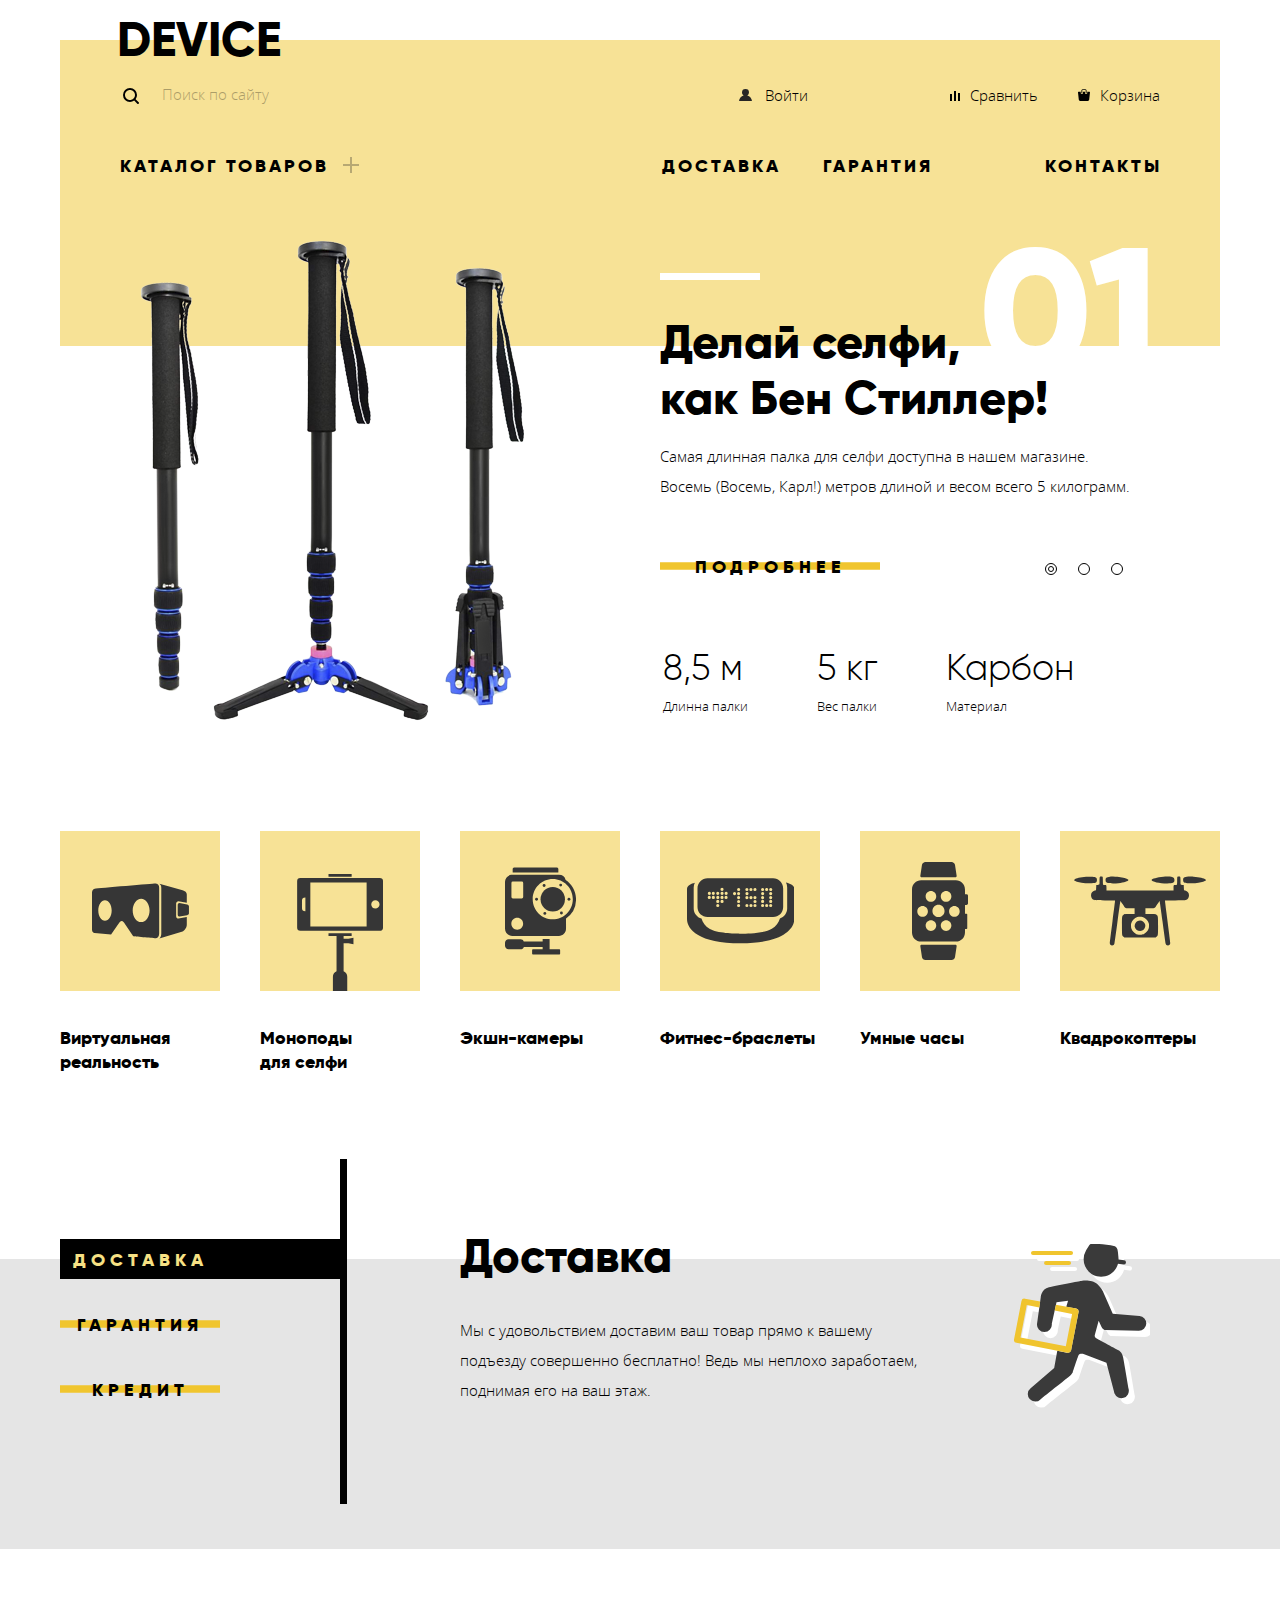
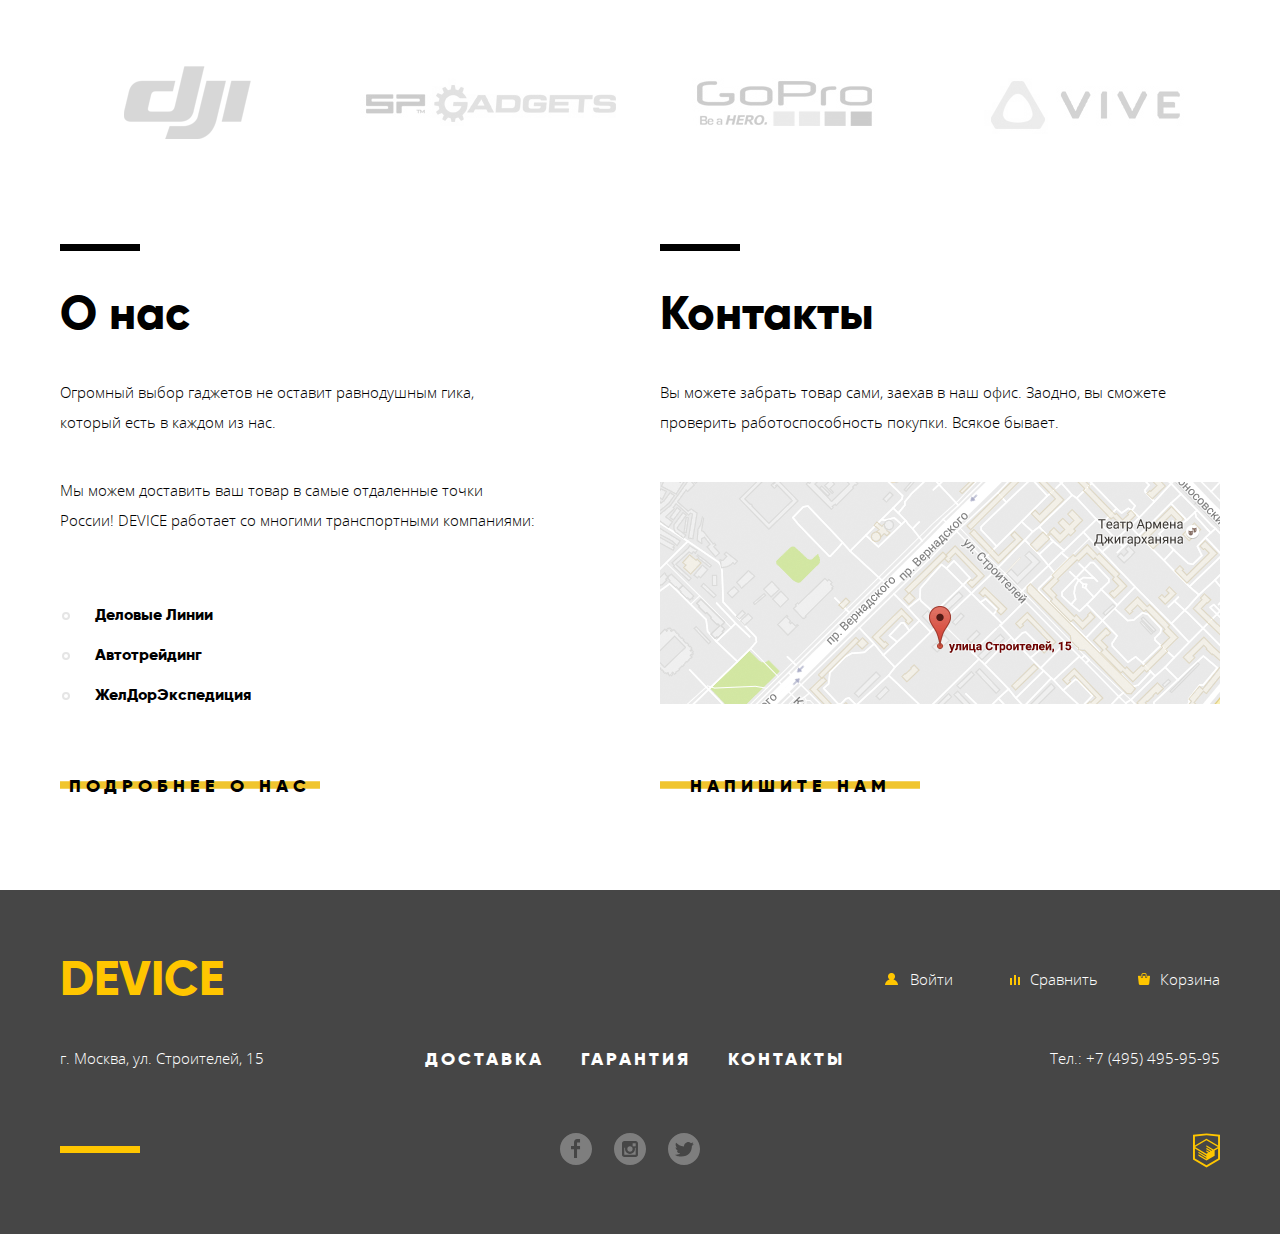
<file: index.html>
<!DOCTYPE html>
<html lang="ru">
    <head>
        <meta charset="utf-8">
        <title>Device</title>
        <link href="css/normalize.css" rel="stylesheet">
        <link href="css/style.css" rel="stylesheet">
    </head>

    <body>
        <header class="main-header">
            <nav class="main-navigation">

                
                <a href="#" class="main-logo header-logo">DEVICE</a>
                
                <div class="user-block header-user-block">
                    <form class="main-search-form">
                        <input type="search" placeholder="Поиск по сайту">
                        <button class="search-btn" type="submit">Найти</button>
                    </form>

                    <ul class="login-navigation-list">
                        <li class="user-name user-name-guest">
                            <a href="#">Гость</a>
                        </li>
                        <li class="user-action user-action-guest">
                            <a href="#">Войти</a>
                        </li>
                    </ul>

                    <ul class="customer-navigation-list">
                        <li class="customer-action-item">
                            <a href="#" class="compare-link"> Сравнить</a>
                        </li>
                        <li class="customer-action-item">
                            <a href="#" class="cart-link">Корзина</a>
                        </li>
                    </ul>
                </div>
                
                
                <ul class="seller-info-list header-seller-info">
                    <li class="seller-info-item seller-info-item-catalog">
                        <a href="#" class="seller-info-header">Каталог товаров</a>
                        <div class="main-products-category-navigation">
                            <ul class="products-category-list">
                                <li class="products-category-item">
                                    <ul class="products-group-list">
                                        <li class="products-group-item">
                                            <a href="#">Виртуальная реальность</a>
                                        </li>
                                        <li class="products-group-item">
                                            <a href="catalog.html">Моноподы для селфи</a>
                                        </li>
                                        <li class="products-group-item">
                                            <a href="#">Экшн-камеры</a>
                                        </li>
                                    </ul>
                                </li>
                                <li class="products-category-item">
                                    <ul class="products-group-list">
                                        <li class="products-group-item">
                                            <a href="#">Фитнес-браслеты</a>
                                        </li>
                                        <li class="products-group-item">
                                            <a href="#">Умные часы</a>
                                        </li>
                                    </ul>
                                </li>
                                <li class="products-category-item">
                                    <ul class="products-group-list">
                                        <li class="products-group-item">
                                            <a href="#">Квадрокоптеры</a>
                                        </li>
                                    </ul>
                                </li>
                            </ul>
                        </div>
                    </li>
                    <li class="seller-info-item seller-info-item-delivery">
                        <a class="seller-info-header" href="#">Доставка</a>
                    </li>
                    <li class="seller-info-item">
                        <a class="seller-info-header" href="#">Гарантия</a>
                    </li>
                    <li class="seller-info-item seller-info-item-contacts">
                        <a class="seller-info-header" href="#">Контакты</a>
                    </li>
                </ul>
            </nav>
        </header>

        <main>
            <h1 class="visually-hidden">Device - магазин электоники</h1>
            <section class="promo-slider">
                <h2 class="visually-hidden">Наши уникальные товары</h2>
                <div class="bg-block bg-block-yellow">
                    <div class="white-line"></div>
                </div>

                <input class="visually-hidden" type="radio" id="slide-1" name="topper-toggle" checked>
                <input class="visually-hidden" type="radio" id="slide-2" name="topper-toggle">
                <input class="visually-hidden" type="radio" id="slide-3" name="topper-toggle">
                
                <div class="promo-slider-controls">
                    <label class="promo-slider-controls-item-1" for="slide-1">Первый</label>
                    <label class="promo-slider-controls-item-2" for="slide-2">Второй</label>
                    <label class="promo-slider-controls-item-3" for="slide-3">Третий</label> 
                </div>
                
                <ul class="slides-list">
                    <li class="slides-item">
                        <div class="slide-image">
                            <img alt="Изображение селфи-палки" src="img/slider-1.png">
                        </div>
                        <div class="slide-text"slide-text>
                            <span class="slide-number">01</span>
                            <h3 class="slide-header">Делай селфи,<br>
                                как Бен Стиллер!</h3>
                            <p class="slide-description">Самая длинная палка для селфи доступна в нашем магазине.<br>
                                    Восемь (Восемь, Карл!) метров длиной и весом всего 5 килограмм.
                            </p>
                            <a href="#" class="btn more-btn">Подробнее</a>
                            <table class="slide-features-table">
                                <tr>
                                    <td class="feature-data-record">8,5 м</td>
                                    <td class="feature-data-record">5 кг</td>
                                    <td class="feature-data-record">Карбон</td>
                                </tr>
                                <tr>
                                    <td class="feature-data-attribute">Длинна палки</td>
                                    <td class="feature-data-attribute">Вес палки</td>
                                    <td class="feature-data-attribute">Материал</td>
                                </tr>
                            </table>
                        </div>
                    </li>
                    <li class="slides-item">
                        <div class="slide-image">
                            <img alt="Изображение фитнес-браслета" src="img/slider-2.png">
                        </div>
                        <div class="slide-text">
                            <span class="slide-number">02</span>
                            <h3 class="slide-header">Худеем<br>
                                правильно!</h3>
                            <p class="slide-description">Мотивирующие фитнес-браслеты помогут найти в себе силы<br>
                                    не пропускать занятия и соблюдать диету.
                            </p>
                            <a href="#" class="btn more-btn">Подробнее</a>
                            <table class="slide-features-table">
                                <tr>
                                    <td class="feature-data-record">48 часов</td>
                                </tr>
                                <tr>
                                    <td class="feature-data-attribute">Без подзарядки</td>
                                </tr>
                            </table>
                        </div>
                    </li>
                    <li class="slides-item">
                        <div class="slide-image slide-image-wide">
                            <img alt="Изображение квадрокоптера" src="img/slider-3.png">
                        </div>
                        <div class="slide-text">
                            <span class="slide-number">03</span>
                            <h3 class="slide-header">Порхает как бабочка,<br>
                                жалит как пчела!</h3>
                            <p class="slide-description">Этот обычный, на первый взгляд, квадрокоптер оснащен<br> 
                                    мощным лазером, замаскированным под стандартную камеру.                                
                            </p>
                            <a href="#" class="btn more-btn">Подробнее</a>
                            <table class="slide-features-table">
                                <tr>
                                    <td class="feature-data-record">800 м</td>
                                    <td class="feature-data-record">50 м</td>
                                </tr>
                                <tr>
                                    <td class="feature-data-attribute">Дальность полета</td>
                                    <td class="feature-data-attribute">Радиус поражения</td>
                                </tr>
                            </table>
                        </div>
                    </li>
                </ul>
            </section>

            <section class="products-catalog">
                <h2 class="visually-hidden">Каталог товаров</h2>
                <ul class="catalog-groups-list">
                    <li class="catalog-groups-item">
                        <a href="#">
                            <h3 class="category-item-title">Виртуальная реальность</h3>
                            <p class="category-item-image">
                                <img src="img/popular-1.svg" alt="Виртуальная реальность">
                            </p>
                        </a>
                    </li>
                    <li class="catalog-groups-item">
                        <a href="catalog.html">
                            <h3 class="category-item-title">Моноподы<br> для селфи</h3>
                            <p class="category-item-image monopod-image">
                                <img src="img/popular-2.svg" alt="Моноподы для селфи">
                            </p>
                        </a>
                    </li>
                    <li class="catalog-groups-item">
                        <a href="#">
                            <h3 class="category-item-title">Экшн-камеры</h3>
                            <p class="category-item-image">
                                <img src="img/popular-3.svg" alt="Экшн-камеры">
                            </p>
                        </a>
                    </li>
                    <li class="catalog-groups-item">
                        <a href="#">
                            <h3 class="category-item-title">Фитнес-браслеты</h3>
                            <p class="category-item-image">
                                <img src="img/popular-4.svg" alt="Фитнес-браслеты">
                            </p>    
                        </a>
                    </li>
                    <li class="catalog-groups-item">
                        <a href="#">
                            <h3 class="category-item-title">Умные часы</h3>
                            <p class="category-item-image">
                                <img src="img/popular-5.svg" alt="Умные часы">
                            </p> 
                        </a>
                    </li>
                    <li class="catalog-groups-item">
                        <a href="#">
                            <h3 class="category-item-title">Квадрокоптеры</h3>
                            <p class="category-item-image">
                                <img src="img/poppular-6.svg" alt="Квадрокоптеры">
                            </p> 
                        </a>
                    </li>
                </ul>
            </section> 

            <section class="services">
                <h2 class="visually-hidden">Наши услуги</h2>
                <div class="bg-block bg-block-gray"></div>
                <div class="divided-block">
                    <input class="visually-hidden seller-services-radio" type="radio" id="delivery" name="toggle" checked>
                    <input class="visually-hidden seller-services-radio" type="radio" id="warranty" name="toggle">
                    <input class="visually-hidden seller-services-radio" type="radio" id="credit" name="toggle">

                    <ul class="seller-services-list">
                        <li class="seller-sevices-item">
                            <label class="seller-services-toggle btn" for="delivery">Доставка</label>
                            <div class="seller-services-slide">
                                <div class="seller-services-info">
                                    <h3 class="seller-services-header">Доставка</h3>
                                    <p class="seller-services-text">Мы с удовольствием доставим ваш товар 
                                        прямо к вашему подъезду совершенно бесплатно! Ведь мы неплохо 
                                        заработаем, поднимая его на ваш этаж.
                                    </p>
                                </div>
                                <div class="seller-services-icon delivery-icon">
                                    <img src="img/delivery.svg" width="136" height="164">
                                </div>
                            </div>
                         </li>

                        <li class="seller-sevices-item">
                            <label class="seller-services-toggle btn" for="warranty">Гарантия</label>
                            <div class="seller-services-slide">
                                <div class="seller-services-info">
                                    <h3 class="seller-services-header">Гарантия</h3>
                                    <p class="seller-services-text">Если из-за возгорания купленного у нас 
                                        товара у вас сгорит дом — не переживайте, мы выдадим вам новый.
                                        Товар, не дом, конечно же.
                                    </p>
                                </div>
                                <div class="seller-services-icon warranty-icon">
                                    <img src="img/warranty.svg" width="171" height="194">
                                </div>
                            </div>
                        </li>
    
                        <li class="seller-sevices-item">
                            <label class="seller-services-toggle btn" for="credit">Кредит</label>
                            <div class="seller-services-slide">
                                <div class="seller-services-info">
                                    <h3 class="seller-services-header">Кредит</h3>
                                    <p class="seller-services-text">Залезть в долговую яму стало проще! 
                                        Кредитные консультанты подберут для вас наиболее выгодные 
                                        условия кредита. Выгодные для нашего банка, разумеется.
                                    </p>
                                </div>
                                <div class="seller-services-icon credit-icon">
                                    <img src="img/credit.svg" width="156" height="186">
                                </div>
                            </div>
                        </li>
                    </ul>           
                </div>
            </section>

            <section class="brands-we-sell">
                <h2 class="visually-hidden">В нашем магазине представлены такие бренды:</h2>
                <ul class="brands-list">
                    <li class="brands-item">
                        <div class="brand-dji"></div>
                            <!-- <img src="" width="260" height="100" alt="DJI">
                        </a> -->
                    </li>
                    <li class="brands-item">
                        <div class="brand-spgadgets"></div>
                        <!-- <a href="#">
                            <img src="" width="260" height="100" alt="SPGadgets">
                        </a> -->
                    </li>
                    <li class="brands-item">
                        <div class="brand-gopro"></div>
                        <!-- <a href="#">
                            <img src="" width="260" height="100" alt="GoPro">
                        </a> -->
                    </li>
                    <li class="brands-item">
                        <div class="brand-vive"></div>
                        <!-- <a href="#">
                            <img src="" width="260" height="100" alt="Vive">
                        </a> -->
                    </li>
                </ul>
            </section>

            <section class="company-information">
                <h2 class="visually-hidden">Коротко о нас</h2>
                
                <div class="about-left-column">
                    <h3 class="company-information-header">О нас</h3>
                    <p class="company-information-text">
                        Огромный выбор гаджетов не оставит равнодушным гика, который есть в каждом из нас.
                    </p>
                    <p class="company-information-text">
                        Мы можем доставить ваш товар в самые отдаленные точки России! DEVICE работает со 
                        многими транспортными компаниями:
                    </p>

                    <ul class="delivery-partners-list">
                        <li class="delivery-partners-item">
                            <a href="#">Деловые Линии</a>
                        </li>
                        <li class="delivery-partners-item">
                            <a href="#">Автотрейдинг</a>
                        </li>
                        <li class="delivery-partners-item">
                            <a href="#">ЖелДорЭкспедиция</a>
                        </li>
                    </ul>
                    <a class="btn company-information-btn" href="#">Подробнее о нас</a>
                </div>

                <div class="about-right-column">
                    <h3 class="company-information-header">Контакты</h3>
                    <p class="company-information-text">
                        Вы можете забрать товар сами, заехав в наш офис. Заодно, вы 
                        сможете проверить работоспособность покупки. Всякое бывает.
                    </p>

                    <p class="location-map">
                        <img src="img/map.png" width="560" height="222" alt="г. Москва, ул. Строителей, 15">
                    </p>

                    <a class="btn company-information-btn write-us-btn" href="#">Напишите нам</a>
                </div>
            </section>
        </main>

        <footer class="all-footer">
            <div class="footer-center">
                
                <div class="footer-top">
                    <a href="#" class="main-logo footer-logo">DEVICE</a>
                    <div class="user-block footer-user-block">
                        <ul class="login-navigation-list login-navigation-list-footer">
                            <li class="user-name user-name-footer user-name-guest">
                                <a href="#">Гость</a>
                            </li>
                            <li class="user-action user-action-footer user-action-guest">
                                <a href="#">Войти</a>
                            </li>
                        </ul>

                        <ul class="customer-navigation-list">
                            <li class="customer-action-item">
                                <a href="#" class="compare-link compare-link-footer"> Сравнить</a>
                            </li>
                            <li class="customer-action-item">
                                <a href="#" class="cart-link cart-link-footer">Корзина</a>
                            </li>
                        </ul>
                    </div>
                </div>
            
                <div class="footer-middle">
                    <span class="footer-contact-info footer-contact-info-address">г. Москва, ул. Строителей, 15</span>

                    <ul class="seller-info-list seller-info-list-footer">
                        <li class="seller-info-item">
                            <a href="#" class="footer-seller-info">Доставка</a>
                        </li>
                        <li class="seller-info-item">
                            <a href="#" class="footer-seller-info">Гарантия</a>
                        </li>
                        <li class="seller-info-item">
                            <a href="#" class="footer-seller-info">Контакты</a>
                        </li>
                    </ul>

                    <span class="footer-contact-info footer-contact-info-telephone">Тел.: +7 (495) 495-95-95</span>
                </div>

                <div class="footer-bottom">
                    <ul class="footer-socials-list">
                        <li class="footer-socials-item">
                            <a href="#">
                                <img src="img/fb.svg" width="32" height="32" alt="мы в фейсбуке">
                            </a>
                        <li class="footer-socials-item">
                            <a href="#">
                                <img src="img/ig.svg" width="32" height="32" alt="мы в инстаграме">
                            </a>
                        </li>
                        <li class="footer-socials-item">
                            <a href="#">
                                <img src="img/twitter.svg" width="32" height="32" alt="мы в твиттере">
                            </a>
                        </li>
                    </ul>

                    <a class="creator-icon" href="htmlacademy.ru">
                        <svg xmlns="http://www.w3.org/2000/svg" width="27" height="35" viewBox="0 0 26.943 34.09">
                            <path d="M13.62,0.017L13.472,0L0,1.412v24.661l13.473,8.017l13.43-7.99l0.042-0.025V1.412L13.62,0.017z 
                            M25.019,12.127L13.495,5.334 L13.494,5.23l-0.087,0.05l-0.088-0.056v0.109L1.925,12.118V3.147l11.548-1.212l11.547,1.212V12.127z 
                            M13.405,6.787L24.923,13.5 l-4.479,2.64l-7.093-4.221l-0.014,1.415l5.904,3.513l-0.86,0.507l-5.03-2.992l-0.014,
                            1.415l3.827,2.275l-0.782,0.523l-3.031-1.787 l-0.014,1.413l1.853,1.091l-1.8,1.081L2.034,13.622L13.405,6.787z M1.925,
                            15.127l11.411,6.791l0.016,1.044L5.41,18.234L5.395,19.65 l7.979,4.795l0.018,1.076l-7.973-4.74l-0.013,1.414l8.021,
                            4.822l0.046,0.025l8.143-4.872l-0.011-5.177l3.415-2.036v10.021 L13.472,31.85L1.925,24.979V15.127z"
                            fill="#ffc600"/>
                        </svg>
                    </a>
                </div>
            </div>
        </footer>

        <section class="modal modal-write-us">
            <h2 class="visually-hidden">Напишите нам</h2>
            <form class="feedback-form" action="https://echo.htmlacademy.ru" method="POST">
                <div>
                    <p class="feedback-item">
                        <label for="feedback-name">Ваше имя:</label>
                        <input  id="feedback-name" type="text" name="name" value="" placeholder="Имя Фамилия" required>
                    </p>
                    <p class="feedback-item">
                        <label for="feedback-email">Ваш e-mail:</label>
                        <input id="feedback-email" type="email" name="email" value="" placeholder="email@example.com" required>
                    </p>
                </div>
                <p class="feedback-item feedback-textarea">   
                    <label for="feedback-comment">Текст письма:</label>
                    <textarea id="feedback-comment" name="comment" rows="3" placeholder="В свободной форме" required></textarea>
                </p>
                <button class="btn" type="submit">Отправить</button>
            </form>
            <button class="modal-close" type="button">Закрыть</button>
        </section>

        <section class="modal modal-map">
            <h2 class="visually-hidden">Как до нас добраться</h2>
            <iframe src="https://www.google.com/maps/embed?pb=!1m18!1m12!1m3!1d2249.1125488779976!2d37.52742931592807!3d55.687030980535816!2m3!1f0!2f0!3f0!3m2!1i1024!2i768!4f13.1!3m3!1m2!1s0x46b54cf65f5c8955%3A0x694710ccd55501e!2z0YPQuy4g0KHRgtGA0L7QuNGC0LXQu9C10LksIDE1LCDQnNC-0YHQutCy0LAsINCg0L7RgdGB0LjRjywgMTE5MzEx!5e0!3m2!1sru!2sua!4v1551488692943" 
            width="960" height="560" allowfullscreen></iframe>
            <p>
                <img src="img/map-big.jpg" width="960" height="560" alt="адрес нашего офиса: г. Москва, ул. Строителей, 15">
            </p>
            <button class="modal-close" type="button">Закрыть</button>
        </section>

        <script src="js/script.js"></script>
    </body>
</html>
</file>
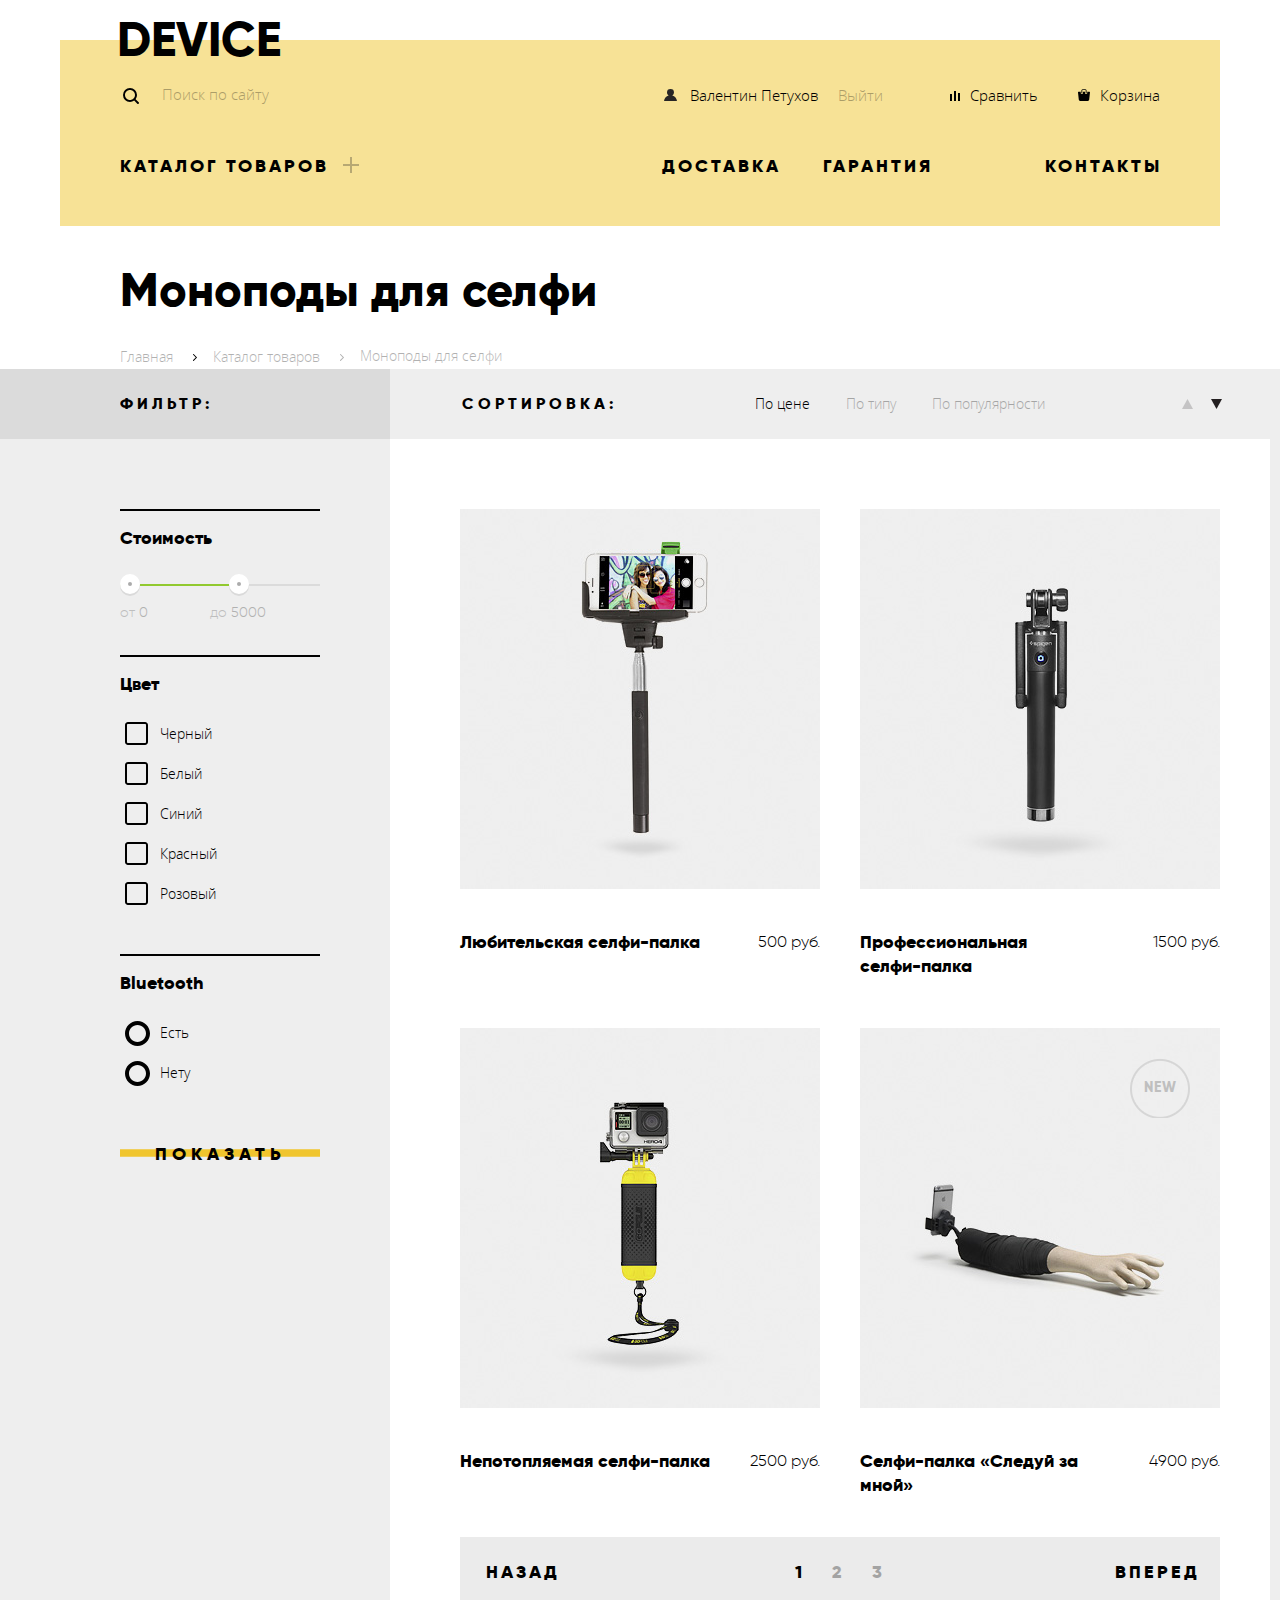
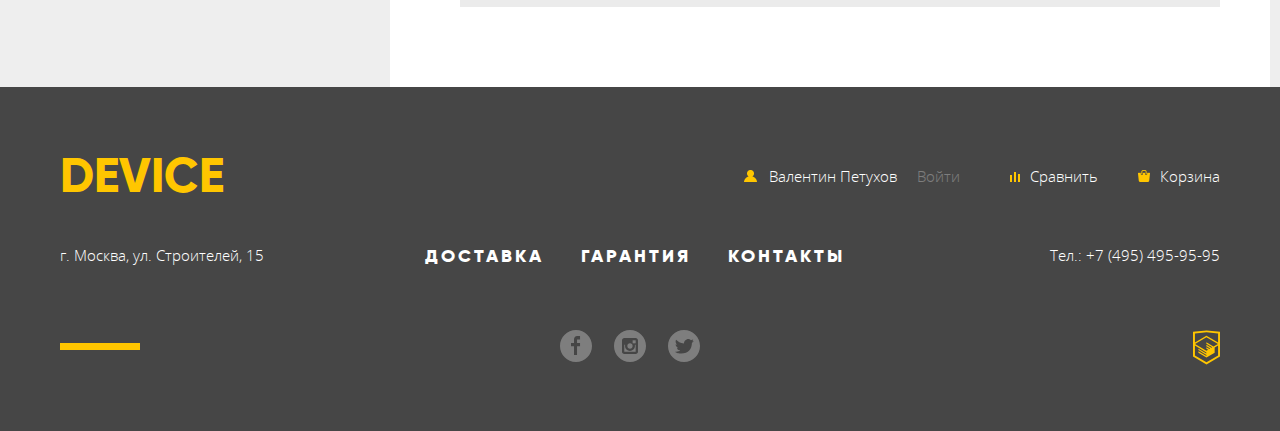
<file: catalog.html>
<!DOCTYPE html>
<html lang="ru">
    <head>
        <meta charset="utf-8">
        <title>Device</title>
        <link href="css/normalize.css" rel="stylesheet">
        <link href="css/style.css" rel="stylesheet">
    </head>

    <body>
        <header class="main-header">
            <nav class="main-navigation">
                <a href="index.html" class="main-logo header-logo">DEVICE</a>
                <div class="user-block header-user-block">
                    <form class="main-search-form">
                        <input type="search" placeholder="Поиск по сайту">
                        <button class="search-btn" type="submit">Найти</button>
                    </form>

                    <ul class="login-navigation-list">
                        <li class="user-name">
                            <a href="#">Валентин Петухов</a>
                        </li>
                        <li class="user-action user-action-customer">
                            <a href="#">Выйти</a>
                        </li>
                    </ul>

                    <ul class="customer-navigation-list">
                        <li class="customer-action-item">
                            <a href="#" class="compare-link"> Сравнить</a>
                        </li>
                        <li class="customer-action-item">
                            <a href="#" class="cart-link">Корзина</a>
                        </li>
                    </ul>
                </div>
                
                
                <ul class="seller-info-list header-seller-info">
                    <li class="seller-info-item seller-info-item-catalog">
                        <a href="#" class="seller-info-header">Каталог товаров</a>
                        <div class="main-products-category-navigation">
                            <ul class="products-category-list">
                                <li class="products-category-item">
                                    <ul class="products-group-list">
                                        <li class="products-group-item">
                                            <a href="#">Виртуальная реальность</a>
                                        </li>
                                        <li class="products-group-item">
                                            <a href="#">Моноподы для селфи</a>
                                        </li>
                                        <li class="products-group-item">
                                            <a href="#">Экшн-камеры</a>
                                        </li>
                                    </ul>
                                </li>
                                <li class="products-category-item">
                                    <ul class="products-group-list">
                                        <li class="products-group-item">
                                            <a href="#">Фитнес-браслеты</a>
                                        </li>
                                        <li class="products-group-item">
                                            <a href="#">Умные часы</a>
                                        </li>
                                    </ul>
                                </li>
                                <li class="products-category-item">
                                    <ul class="products-group-list">
                                        <li class="products-group-item">
                                            <a href="#">Квадрокоптеры</a>
                                        </li>
                                    </ul>
                                </li>
                            </ul>
                        </div>
                    </li>
                    <li class="seller-info-item seller-info-item-delivery">
                        <a class="seller-info-header" href="#">Доставка</a>
                    </li>
                    <li class="seller-info-item">
                        <a class="seller-info-header" href="#">Гарантия</a>
                    </li>
                    <li class="seller-info-item seller-info-item-contacts">
                        <a class="seller-info-header" href="#">Контакты</a>
                    </li>
                </ul>
            </nav>
        </header>

        <main class="inner-page">
            <div class="center-block">
                <h1 class="inner-page-header">Моноподы для селфи</h1>
                <ul class="breadcrumbs-list">
                    <li>
                        <a href="index.html">Главная</a>
                    </li>
                    <li>
                        <a href="catalog.html">Каталог товаров</a>
                    </li>
                    <li class="breadcrumbs-current">Моноподы для селфи</li>
                </ul>
            </div>

            <div class="gray-block">
                <div class="center-block inner-columner">
                    <section class="filters">
                        <h2 class="visually-hidden">Фильтр товаров</h2>
                        <form class="filter" method="GET" action="https://echo.htmlacademy.ru">
                            <h3 class="filter-header filter-header-block">Фильтр:</h3>
                            
                            <div class="price-ranger"><!-- "range-controls" -->
                                <fieldset class="filter-price-range">
                                    <legend>Cтоимость</legend>
                                    <!-- range-filter -->
                                    
                                    <div class="price-range-scale">
                                        <div class="price-range-bar"></div>
                                    </div>
                                    <div class="toggle toggle-min"></div>
                                    <div class="toggle toggle-max"></div>
                                        
                                    <div class="price-range-text">
                                        <label class="max-price">от
                                            <input name="min-price" type="number" placeholder="0" disabled>
                                        </label>

                                        <label class="max-price">до
                                            <input name="max-price" type="number" placeholder="5000" disabled>
                                        </label>
                                    </div>
                                <!-- range-filter -->
                                </fieldset>
                            </div>
                            
                            <fieldset class="filter-colour">
                                <legend>Цвет</legend>
                                <ul class="filter-colour-list">
                                    <li class="filter-colour-item">
                                        <label class="label-checkbox">
                                            <input type="checkbox" class="visually-hidden" name="product-colour" value="black">
                                            <span class="checkbox-indicator"></span>
                                            Черный
                                        </label>    
                                    </li>
                                    <li class="filter-colour-item">
                                        <label class="label-checkbox">
                                            <input type="checkbox" class="visually-hidden" name="product-colour" value="white">
                                            <span class="checkbox-indicator"></span>
                                            Белый
                                        </label>    
                                    </li>
                                    <li class="filter-colour-item">
                                        <label class="label-checkbox">
                                            <input type="checkbox" class="visually-hidden" name="product-colour" value="blue">
                                            <span class="checkbox-indicator"></span>
                                            Синий
                                            </label>    
                                    </li>
                                    <li class="filter-colour-item">
                                        <label class="label-checkbox">
                                            <input type="checkbox" class="visually-hidden" name="product-colour" value="red">
                                            <span class="checkbox-indicator"></span>
                                            Красный
                                        </label>    
                                    </li>
                                    <li class="filter-colour-item">
                                        <label class="label-checkbox">
                                            <input type="checkbox" class="visually-hidden" name="product-colour" value="pink">
                                            <span class="checkbox-indicator"></span>
                                            Розовый
                                        </label>    
                                    </li>   
                                </ul>
                            </fieldset>

                            <fieldset class="filter-bluetooth-option">
                                <legend>Bluetooth</legend>
                                <ul class="filter-bluetooth-options-list">
                                    <li class="filter-bluetooth-option-item">
                                        <label class="label-radio">
                                            <input type="radio" class="visually-hidden" name="bluetooth-option" value="y">
                                            <span class="radio-indicator"></span>
                                            Есть
                                        </label>
                                    </li>
                                    <li class="filter-bluetooth-option-item">
                                        <label class="label-radio">
                                            <input type="radio" class="visually-hidden" name="bluetooth-option" value="n">
                                            <span class="radio-indicator"></span>
                                            Нету
                                        </label>
                                    </li>
                                </ul>
                            </fieldset>
                            <button type="submit" class="btn filter-show-btn">Показать</button>
                        </form>
                    </section>

                    <section class="sorting-results">
                        <h2 class="visually-hidden">Результаты сортировки</h2>
                        <div class="sorting-options-wrapper">
                            <div class="sorting-options">
                                <h3 class="filter-header">Сортировка:</h3>
                                <ul class="sorting-options-list">
                                    <li class="sorting-options-item sorting-options-item-current">
                                        <a href="#">По цене</a>
                                    </li>
                                    <li class="sorting-options-item">
                                        <a href="#">По типу</a>
                                    </li>
                                    <li class="sorting-options-item">
                                        <a href="#">По популярности</a>
                                    </li>
                                </ul>
                                <ul class="sorting-directions-list">
                                    <li class="sorting-directions-item">
                                        <a href="">
                                            <img src="img/icon-up-dir.svg" alt="от меньших к большим">
                                        </a>
                                    </li>
                                    <li class="sorting-directions-item sorting-directions-item-current">
                                        <a href="#">
                                            <img src="img/icon-down-dir.svg" alt="от больших к меньшим">
                                        </a>
                                    </li>
                                </ul>
                            </div>
                        </div>
                        <div class="white-bg-block">
                            <ul class="catalog-list">
                                <li class="catalog-item">
                                    <img class="catalog-item-image" src="img/item-1.jpg" alt="фото любительской селфи-палки" width="360" height="380">
                                    <div class="catalog-item-text">
                                        <h4 class="catalog-item-title">Любительская селфи-палка</h4>
                                        <p class="catalog-item-price">500 руб.</p>
                                    </div>
                                    <div class="catalog-item-action">
                                        <div class="gray-bg"></div>
                                        <div class="catalog-item-buttons-block">
                                            <a href="#" class="btn">В корзину</a>
                                            <a href="#" class="action-link">Добавить к сравнению</a>
                                        </div>  
                                    </div>         
                                </li>
                                <li class="catalog-item">
                                    <img class="catalog-item-image" src="img/item-2.jpg" alt="фото профессиональной селфи-палки" width="360" height="380">
                                    <div class="catalog-item-text">
                                        <h4 class="catalog-item-title">Профессиональная<br>
                                            селфи-палка</h4>
                                        <p class="catalog-item-price">1500 руб.</p>
                                    </div>
                                    <div class="catalog-item-action">
                                        <div class="gray-bg"></div>
                                        <div class="catalog-item-buttons-block">
                                            <a href="#" class="btn">В корзину</a>
                                            <a href="#" class="action-link">Добавить к сравнению</a>
                                        </div>  
                                    </div>         
                                </li>
                                <li class="catalog-item">
                                    <img class="catalog-item-image" src="img/item-3.jpg" alt="фото непотопляемой селфи-палки" width="360" height="380">
                                    <div class="catalog-item-text">
                                        <h4 class="catalog-item-title">Непотопляемая селфи-палка</h4>
                                        <p class="catalog-item-price">2500 руб.</p>
                                    </div>
                                    <div class="catalog-item-action">
                                        <div class="gray-bg"></div>
                                        <div class="catalog-item-buttons-block">
                                            <a href="#" class="btn">В корзину</a>
                                            <a href="#" class="action-link">Добавить к сравнению</a>
                                        </div>  
                                    </div>         
                                </li>
                                <li class="catalog-item catalog-item-new">
                                    <img class="catalog-item-image" src="img/item-4.jpg" alt="фото селфи-палки «Следуй за мной»" width="360" height="380">
                                    <div class="catalog-item-text">
                                        <h4 class="catalog-item-title">Селфи-палка «Следуй за мной»</h4>
                                        <p class="catalog-item-price">4900 руб.</p>
                                    </div>
                                    <div class="catalog-item-action">
                                        <div class="gray-bg"></div>
                                        <div class="catalog-item-buttons-block">
                                            <a href="#" class="btn">В корзину</a>
                                            <a href="#" class="action-link">Добавить к сравнению</a>
                                        </div>  
                                    </div>         
                                </li>
                            </ul>

                            <div class="paginator">
                                <a href="#" class="paginator-item">Назад</a>
                                <ul class="paginator-list">
                                    <li>
                                        <a class="paginator-item paginator-item-current">1</a>
                                    </li>
                                    <li>
                                        <a href="#" class="paginator-item">2</a>
                                    </li>
                                    <li>
                                        <a href="#" class="paginator-item">3</a>
                                    </li>
                                </ul>
                                <a href="#" class="paginator-item">Вперед</a>
                            </div>
                        </div>
                    </section>
                </div>
            </div>
        </main>

        <footer class="all-footer">
            <div class="footer-center">
                <div class="footer-top">
                    <a href="index.html" class="main-logo footer-logo">DEVICE</a>
                    <div class="user-block footer-user-block">
                        <ul class="login-navigation-list login-navigation-list-footer">
                            <li class="user-name user-name-footer">
                                <a href="#">Валентин Петухов</a>
                            </li>
                            <li class="user-action user-action-footer user-action-customer">
                                <a href="#">Войти</a>
                            </li>
                        </ul>
    
                        <ul class="customer-navigation-list">
                            <li class="customer-action-item">
                                <a href="#" class="compare-link compare-link-footer"> Сравнить</a>
                            </li>
                            <li class="customer-action-item">
                                <a href="#" class="cart-link cart-link-footer">Корзина</a>
                            </li>
                        </ul>
                    </div>
                </div>
                
                <div class="footer-middle">
                    <span class="footer-contact-info footer-contact-info-address">г. Москва, ул. Строителей, 15</span>
                        <ul class="seller-info-list seller-info-list-footer">
                            <li class="seller-info-item">
                                <a href="#" class="footer-seller-info">Доставка</a>
                            </li>
                            <li class="seller-info-item">
                                <a href="#" class="footer-seller-info">Гарантия</a>
                            </li>
                            <li class="seller-info-item">
                                <a href="#" class="footer-seller-info">Контакты</a>
                            </li>
                        </ul>
    
                    <span class="footer-contact-info footer-contact-info-telephone">Тел.: +7 (495) 495-95-95</span>
                </div>
                <div class="footer-bottom">
                    <ul class="footer-socials-list">
                        <li class="footer-socials-item">
                            <a href="#">
                                <img src="img/fb.svg" width="32" height="32" alt="мы в фейсбуке">
                            </a>
                        <li class="footer-socials-item">
                            <a href="#">
                                <img src="img/ig.svg" width="32" height="32" alt="мы в инстаграме">
                            </a>
                        </li>
                        <li class="footer-socials-item">
                            <a href="#">
                                <img src="img/twitter.svg" width="32" height="32" alt="мы в твиттере">
                            </a>
                        </li>
                    </ul>
    
                    <a class="creator-icon" href="htmlacademy.ru">
                        <svg xmlns="http://www.w3.org/2000/svg" width="27" height="35" viewBox="0 0 26.943 34.09">
                            <path d="M13.62,0.017L13.472,0L0,1.412v24.661l13.473,8.017l13.43-7.99l0.042-0.025V1.412L13.62,0.017z 
                            M25.019,12.127L13.495,5.334 L13.494,5.23l-0.087,0.05l-0.088-0.056v0.109L1.925,12.118V3.147l11.548-1.212l11.547,1.212V12.127z 
                            M13.405,6.787L24.923,13.5 l-4.479,2.64l-7.093-4.221l-0.014,1.415l5.904,3.513l-0.86,0.507l-5.03-2.992l-0.014,
                            1.415l3.827,2.275l-0.782,0.523l-3.031-1.787 l-0.014,1.413l1.853,1.091l-1.8,1.081L2.034,13.622L13.405,6.787z M1.925,
                            15.127l11.411,6.791l0.016,1.044L5.41,18.234L5.395,19.65 l7.979,4.795l0.018,1.076l-7.973-4.74l-0.013,1.414l8.021,
                            4.822l0.046,0.025l8.143-4.872l-0.011-5.177l3.415-2.036v10.021 L13.472,31.85L1.925,24.979V15.127z"
                            fill="#ffc600"/>
                        </svg>
                    </a>
                </div>
            </div>
        </footer>
    </body>
</html>
</file>
<file: css/style.css>
@font-face {
    font-family: 'Gilroy';          
    src: url("../fonts/gilroylight.woff");
    src: url("../fonts/gilroylight.woff2");
    font-weight: 300;             
    font-style: normal;
}
  
@font-face {
    
    font-family: 'Gilroy';          
    src: url("../fonts/gilroyextrabold.woff");
    src: url("../fonts/gilroyextrabold.woff2");
    font-weight: 800;              
    font-style: normal;
}

@font-face {
    font-family: 'Opensans';          
    src: url("../fonts/opensanslight.woff");
    src: url("../fonts/opensanslight.woff2");
    font-weight: 300;              
    font-style: normal;
}

@font-face {
    font-family: 'Opensans';          
    src: url("../fonts/opensans.woff");
    src: url("../fonts/opensans.woff2");
    font-weight: 400;              
    font-style: normal;
}

*:focus{
    outline: 1px dotted #000;
}
  
body{
    margin: 0;
    padding: 0;

    font-family: "Gilroy", Arial, sans-serif;
    font-size: 18px;
    line-height: 24px;
    font-weight: 800;

    color: #000;

    background-color: #fff;
}


fieldset{
    -webkit-margin-start: 0;
            margin-inline-start: 0;
    -webkit-margin-end: 0;
            margin-inline-end: 0;
    -webkit-padding-before: 0;
            padding-block-start: 0;
    -webkit-padding-start: 0;
            padding-inline-start: 0;
    -webkit-padding-end: 0;
            padding-inline-end: 0;
    -webkit-padding-after: 0;
            padding-block-end: 0;
}

a{
    text-decoration: none;
    color: #000;
}

.visually-hidden:not(:focus):not(:active),
input[type="checkbox"].visually-hidden,
input[type="radio"].visually-hidden{
    position: absolute;

    width: 1px;
    height: 1px;
    margin: -1px;
    border: 0;
    padding: 0;

    white-space: nowrap;

    -webkit-clip-path: inset(100%);

            clip-path: inset(100%);
    clip: rect(0 0 0 0);
    overflow: hidden;
}

.main-header{
    min-height: 180px;
    padding: 0;
    margin: 0;
}

.main-navigation{
    -webkit-box-sizing: border-box;
            box-sizing: border-box;

    width: 1160px;

    margin-top: 40px;
    margin-left: auto;
    margin-right: auto;
    margin-bottom: 0;

    padding: 30px 60px 0 60px;

    background-color: #f7e296;

    position: relative;

}

.main-logo{
    font-size: 48px;
    line-height: 48px;

    color: #000;
}

.main-logo:hover,
.main-logo:focus{
    opacity: 0.6;
    outline: none;
}

.main-logo:active{
    opacity: 0.3;
}

.header-logo{
    position: absolute;
    left: 57px;
    top: -24px;
}

.user-block{
    display: -webkit-box;
    display: -ms-flexbox;
    display: flex;
    -webkit-box-pack: justify;
        -ms-flex-pack: justify;
            justify-content: space-between;
    -webkit-box-align: center;
        -ms-flex-align: center;
            align-items: center;
    margin-bottom: 30px;
}

input[type="search"]::-webkit-input-placeholder{
    color: #000;
    opacity: 0.3;
} 

input[type="search"]:-moz-placeholder{
    color: #000;
    opacity: 0.3;
}

input[type="search"]:hover::-webkit-input-placeholder{
    opacity: 0.6;
} 

input[type="search"]:hover::-moz-placeholder{
    opacity: 0.6;
}

.main-search-form{
    position: relative;
    display: -webkit-box;
    display: -ms-flexbox;
    display: flex;
    -webkit-box-pack: justify;
        -ms-flex-pack: justify;
            justify-content: space-between;
    -webkit-box-sizing: border-box;
            box-sizing: border-box;
    width: 440px;
    height: 50px;
    padding-left: 40px;
    border-bottom: 2px solid #f7e296;
}

.main-search-form input{
    width: 300px;
    border: none;
}

.main-search-form input:focus,
.main-search-form input:active{
    outline: none;
}

.main-search-form input,
.main-search-form input[placeholder],
.search-btn{
    font-family: "Opensans", Arial, sans-serif;
    font-size: 15px;
    font-weight: 300;
    line-height: 30px;
    background-color: #f7e296;
    color: #000;
}

.search-btn{
    display: none;
    padding: 9px 20px 11px 20px;
    border: 2px solid #000;
    border-bottom: none;
}

.search-btn:hover{
    color: #fff;
    background-color: #000;
}

.search-btn:active{
    color: #4d4d4d;
}

.main-search-form:active,
.main-search-form:focus-within{
    border-bottom: 2px solid #000;
}

.main-search-form:active .search-btn,
.main-search-form:focus-within .search-btn{
    display: block;
}

.main-search-form::before{
    content: "";

    position: absolute;
    top: 18px;
    left: 3px;

    width: 16px;
    height: 16px;

    background-image: url("../img/search.svg");
}


.login-navigation-list,
.customer-navigation-list{
    list-style: none;
    margin: 0;
    padding: 0;

    display: -webkit-box;

    display: -ms-flexbox;

    display: flex;
    
    font-family: "Opensans", Arial, sans-serif;
    font-weight: 300;
    font-size: 15px;
    line-height: 30px;
}

.login-navigation-list{
    -webkit-box-pack: start;
        -ms-flex-pack: start;
            justify-content: flex-start;

    -webkit-box-sizing: border-box;

            box-sizing: border-box;
    min-width: 70px;
    max-width: 260px;
    padding: 0 36px 0 28px;
    margin-left: 100px;

    position: relative;
}

.login-navigation-list::before{
    content:"";
    background-image: url("../img/user.svg");
    width: 13px;
    height: 12px;
    
    position: absolute;
    left: 2px;
    top: 9px;

    background-repeat: no-repeat;
}

.user-name{
    margin-right: 20px;
}

/* .user-name-footer{

} */

.user-name-guest{
    display: none;
}

.login-navigation-list:hover,
.login-navigation-list a:focus,
.customer-action-item:hover,
.customer-action-item a:focus{
    opacity: 0.6;
    outline: none;
}

.login-navigation-list:active,
.customer-action-item:active{
    opacity: 0.3;
}

.user-action-customer{
    opacity: 0.3;
}

.compare-link,
.cart-link{
    position: relative;
}

.compare-link::before{
    content: "";

    position: absolute;
    top: 6px;
    left: -20px;

    width: 10px;
    height: 10px;

    background-image: url("../img/compare.svg");
    background-repeat: no-repeat;
}

.cart-link::before{
    content: "";

    position: absolute;
    top: 4px;
    left: -22px;

    width: 12px;
    height: 12px;

    background-image: url("../img/cart.svg");
}


.customer-navigation-list{
    width: 220px;
    margin-left: 20px;
    -webkit-box-pack: justify;
        -ms-flex-pack: justify;
            justify-content: space-between;
 }



.customer-action-item{
    -webkit-box-sizing: border-box;
            box-sizing: border-box;
    padding-left: 30px;
}

.seller-info-list{
    list-style: none;
    -webkit-margin-before: 0;
            margin-block-start: 0;
    -webkit-margin-after: 0;
            margin-block-end: 0;
    -webkit-padding-start: 0;
            padding-inline-start: 0;
    -webkit-box-sizing: border-box;
            box-sizing: border-box;
    width: 1045px;
    margin: 0;
    padding: 4px 0 0 0;


    display: -webkit-box;


    display: -ms-flexbox;


    display: flex;
    -webkit-box-pack: justify;
        -ms-flex-pack: justify;
            justify-content: space-between;
}

.seller-info-item .seller-info-header,
.footer-seller-info{
    color: #000;
    font-size: 18px;
    line-height: 24px;
    text-transform: uppercase;
    letter-spacing: 3px;
    -webkit-margin-before: 0;
            margin-block-start: 0;
    -webkit-margin-after: 0;
            margin-block-end: 0;
}

/* .seller-info-header{
    color: #000;
} */

.seller-info-item a:hover,
.seller-info-item a:focus,
.products-group-item a:hover,
.products-group-item a:focus{
    opacity: 0.6;
    outline: none;
}

.seller-info-item a:active,
.products-group-item a:active{
    opacity: 0.3;
    outline: none;
}

.seller-info-item-delivery{
    margin-right: 40px;
}

.seller-info-item-contacts{
    width: 120px;
    margin-left: 110px;
}

.seller-info-item-catalog{
    width: 250px;
    margin-right: 290px;
    padding-bottom: 48px;
    position: relative;
}

.seller-info-item-catalog::after{
    content: "";

    position: absolute;
    top: 3px;
    right: 11px;

    width: 16px;
    height: 16px;

    background-image: url("../img/plus.svg");
    opacity: 0.3;
}

.main-products-category-navigation{
    display: none;

    -webkit-box-sizing: border-box;

            box-sizing: border-box;
    width: 1160px;
    padding-left: 60px;
    padding-right: 60px;
    background-color: #f7e296;
    position: absolute;
    top: 50px;
    left: -60px;
    z-index: 3;
}

.seller-info-item-catalog:hover .main-products-category-navigation{
    display: block;
}


.products-category-list{
    /* width: 550px; */
    display: -webkit-box;
    display: -ms-flexbox;
    display: flex;
    -webkit-box-pack: start;
        -ms-flex-pack: start;
            justify-content: flex-start;
    -ms-flex-wrap: wrap;
        flex-wrap: wrap;
}

.products-category-item{
    -webkit-box-sizing: border-box;
            box-sizing: border-box;
    min-width: 160px;
    margin-right: 40px;
    margin-bottom: 35px;
}

.products-category-list,
.products-group-list{
    list-style: none;
    margin: 0;
    margin-right: 60px;
    padding: 0;
}

.products-group-item a{
    font-family: "Opensans","Arial",sans-serif;
    font-weight: 300;
    font-size: 15px;
    line-height: 36px;
}

.bg-block{
    position: absolute;
    top: 0;
    left: 0;
    z-index: -1; 
}

.bg-block-yellow{
    background-color: #f7e296;
    height: 120px;
    width: 1160px;
}

.bg-block-gray{
    background-color: #e5e5e5;
    height: 290px;
    width: 100%;
    top: 100px;
}

.white-line{
    margin-left: 600px;
    margin-top: 47px; 
    width: 100px;
    height: 7px;

    background-color: #fff;
}

/* SLIDER================================ */
.promo-slider{
    position: relative;
    height: 500px;
    width: 1160px;
    margin: 0 auto;
}

.slides-list{
    list-style: none;

    -webkit-margin-before: 0;

            margin-block-start: 0;
    -webkit-margin-after: 0;
            margin-block-end: 0;
    -webkit-padding-start: 0;
            padding-inline-start: 0;
}

.promo-slider-controls{
    display: -webkit-box;
    display: -ms-flexbox;
    display: flex;

    position: absolute;
    right: 75px;
    bottom: 151px;
    z-index: 1;

    min-width: 100px;
    height: 12px;

    font-size: 0;
}

.promo-slider-controls label{
    width: 12px;
    height: 12px;
    margin-right: 21px;

    line-height: 12px;

    -webkit-box-sizing: border-box;

            box-sizing: border-box;
    border: 1px solid #000;
    border-radius: 50%;
    cursor: pointer;

    position: relative;
}

#slide-1:checked ~ .slides-list .slides-item:nth-child(1),
#slide-2:checked ~ .slides-list .slides-item:nth-child(2),
#slide-3:checked ~ .slides-list .slides-item:nth-child(3){
    display: -webkit-box;
    display: -ms-flexbox;
    display: flex;
}

#slide-1:checked ~ .promo-slider-controls label[for="slide-1"]::before,
#slide-2:checked ~ .promo-slider-controls label[for="slide-2"]::before,
#slide-3:checked ~ .promo-slider-controls label[for="slide-3"]::before{
  content: "";

  -webkit-box-sizing: border-box;

          box-sizing: border-box;
  height: 6px;
  width: 6px;

  border: 1px solid #000;
  border-radius: 50%;

  position:absolute;
  top: 2px;
  left: 2px;
}

.slides-item{
    -webkit-margin-before: 0;
            margin-block-start: 0;
    -webkit-margin-after: 0;
            margin-block-end: 0;
    -webkit-padding-start: 0;
            padding-inline-start: 0;

    display: none;
}

.slide-image{
    width: 600px;
    -webkit-box-sizing: border-box;
            box-sizing: border-box;

    padding-top: 11px;
    padding-left: 80px;
    padding-right: 120px;
}

.slide-image-wide{
    padding-top: 75px;
    padding-left: 30px;
    padding-right: 40px;
}

.slide-text{
    position: relative;
}

.slide-number{
    position: absolute;
    top: -4px;
    right: 50px;
    z-index: -1;

    display: inline-block;

    color: #fff;
    font-size: 179.2px;
    line-height: 179.2px;
}

.slide-header{
    font-size: 47px;
    line-height: 56px;

    -webkit-margin-before: 88px;

            margin-block-start: 88px;
    -webkit-margin-after: 0;
            margin-block-end: 0;
}

.slide-description{
    -webkit-box-sizing: border-box;
            box-sizing: border-box;    
    margin-right: 80px;

    font-family: "Opensans", Arial, sans-serif;
    font-weight: 300;
    font-size: 15px;
    line-height: 30px;

    margin-bottom: 45px;
}

/* SLIDER================================== */

/* btn */
.btn{
    display: block;
    width: 200px;
    height: 40px;

    text-align: center;
    font-size: 18px;
    line-height: 42px;
    text-transform: uppercase;
    letter-spacing: 5px;

    background-image: url("../img/yellow-line.png");
    background-position-y: center;
    background-repeat: repeat-x;
}

.filter button[type="submit"],
.feedback-form button[type="submit"]{
    display: block;
    width: 200px;
    height: 40px;

    text-align: center;
    font-size: 18px;
    line-height: 40px;
    font-weight: 800;
    text-transform: uppercase;
    letter-spacing: 5px;

    background-color: transparent;
    background-image: url("../img/yellow-line.png");
    background-position-y: center;
    background-repeat: repeat-x;
    
    border: none;
}

.more-btn{
    width: 220px;
}

.filter button[type="submit"]:hover,
.filter button[type="submit"]:focus,
.feedback-form button[type="submit"]:hover,
.feedback-form button[type="submit"]:focus,
.btn:hover,
.btn:focus{
    background-color: #f0c52e;
    outline: none;
}

.btn:active{
    color: #a88a20;
}

.seller-services-toggle{
    width: 160px;
    margin-right: 120px;

    cursor: pointer;
}


#delivery:checked ~ .seller-services-list .seller-sevices-item label[for="delivery"],
#warranty:checked ~ .seller-services-list .seller-sevices-item label[for="warranty"],
#credit:checked ~ .seller-services-list .seller-sevices-item label[for="credit"]{
    background-image: none;
    background-color: #000;
    color: #f7e184;

    position: relative;
}

#delivery:checked ~ .seller-services-list .seller-sevices-item label[for="delivery"]::after,
#warranty:checked ~ .seller-services-list .seller-sevices-item label[for="warranty"]::after,
#credit:checked ~ .seller-services-list .seller-sevices-item label[for="credit"]::after{

    content: "";

    position: absolute;

    top: 0;
    right: -122px;

    width: 122px;
    height: 40px;

    background-color: #000;
}

.company-information-btn{
    width: 260px;
}

/* btn */

.slide-features-table{
    margin-top: 55px;
}

.slide-features-table td{
    padding-right: 66px;
}

.slide-features-table .feature-data-record{
    font-size: 36px;
    line-height: 48px;
    font-weight: 300;
}

.slide-features-table .feature-data-attribute{
    font-family: "Opensans", Arial, sans-serif;

    font-size: 13px;
    line-height: 20px;
    font-weight: 300;
}

.products-catalog{
    -webkit-box-sizing: border-box;
            box-sizing: border-box;
    width: 1200px;
    min-height: 240px;
    margin: 105px auto 85px auto;
    padding: 0 20px;
}

.catalog-groups-list{
    list-style: none;
    margin: 0;
    padding: 0;

    display: -webkit-box;

    display: -ms-flexbox;

    display: flex;
    -webkit-box-pack: justify;
        -ms-flex-pack: justify;
            justify-content: space-between;
    -ms-flex-wrap: wrap;
        flex-wrap: wrap;
}

.catalog-groups-item{
    margin: 0;
    padding: 0;
}

.catalog-groups-item a{
    display: -webkit-box;
    display: -ms-flexbox;
    display: flex;
    -webkit-box-orient: vertical;
    -webkit-box-direction: normal;
        -ms-flex-direction: column;
            flex-direction: column;

}

.catalog-groups-item a:hover .category-item-image,
.catalog-groups-item a:focus .category-item-image{
    background-color: #f0c52e;
}

.catalog-groups-item a:focus{
    outline: none;
}

.catalog-groups-item a:active .category-item-image img,
.catalog-groups-item a:active .category-item-title{
    opacity: 0.3;
}

.catalog-groups-item .category-item-title{
    -webkit-box-ordinal-group: 2;
        -ms-flex-order: 1;
            order: 1;
    width: 160px;

    font-size: 18px;
    line-height: 24px;

    margin: 0;
    padding: 0;
}

.catalog-groups-item .category-item-image{
    background-color: #f7e296;
    width: 160px;
    height: 160px;
    -webkit-box-ordinal-group: 1;
        -ms-flex-order: 0;
            order: 0;

    -webkit-margin-before: 0;

            margin-block-start: 0;
    -webkit-margin-after: 0;
            margin-block-end: 0;
    margin-top: 0;
    margin-bottom: 35px;

    display: -webkit-box;

    display: -ms-flexbox;

    display: flex;
    -webkit-box-pack: center;
        -ms-flex-pack: center;
            justify-content: center;
}

.monopod-image{
    -webkit-box-align: end;
        -ms-flex-align: end;
            align-items: flex-end;
}

.services{
    position: relative;
    /* z-index: -2; */

    /* background-color: #e5e5e5; */
}

.seller-services-list{
    position: relative;
    -webkit-margin-before: 0;
            margin-block-start: 0;
    -webkit-margin-after: 0;
            margin-block-end: 0;
    -webkit-padding-start: 0;
            padding-inline-start: 0;
    padding-top: 80px;
    padding-bottom: 70px;
    margin-bottom: 45px;
}

.seller-sevices-item{
    display: -webkit-box;
    display: -ms-flexbox;
    display: flex;

    margin-bottom: 25px;
    width: 280px;
    margin-right: 120px;
}

.seller-services-slide{
    width: 715px;
    display: none;

    position: absolute;
    left: 400px;
    top: 60px;

    -webkit-box-pack: justify;

        -ms-flex-pack: justify;

            justify-content: space-between;
}

#delivery:checked ~ .seller-services-list .seller-sevices-item:nth-child(1) .seller-services-slide{
    display: -webkit-box;
    display: -ms-flexbox;
    display: flex;
}

#warranty:checked ~ .seller-services-list .seller-sevices-item:nth-child(2) .seller-services-slide{
    display: -webkit-box;
    display: -ms-flexbox;
    display: flex;
}

#credit:checked ~ .seller-services-list .seller-sevices-item:nth-child(3) .seller-services-slide{
    display: -webkit-box;
    display: -ms-flexbox;
    display: flex;
}

.seller-services-info{
    width: 460px;
}

.seller-services-header{
    -webkit-margin-before: 0;
            margin-block-start: 0;
    -webkit-margin-after: 0;
            margin-block-end: 0;

    font-size: 47px;
    line-height: 48px;

    padding-top: 13px;
    margin-bottom: 35px;
}

.seller-services-text{
    font-family: "Opensans", Arial, sans-serif;
    font-size: 15px;
    line-height: 30px;
    font-weight: 300;
}

.delivery-icon{
    padding-top: 25px;
    padding-right: 25px;
}

.divided-block{
    margin-bottom: 70px;

    -webkit-box-sizing: border-box;

            box-sizing: border-box;
    padding: 0 20px;
    width: 1200px;
    margin: 0 auto;

    background-image: url("../img/vertical-line-black.png");
    background-position: 300px 0;
    background-repeat: repeat-y;   
}

.brands-we-sell{
    -webkit-box-sizing: border-box;
            box-sizing: border-box;
    width: 1200px;
    margin: 150px auto 0 auto;
    padding: 0 20px;
}

.brands-list{
    list-style: none;
    -webkit-margin-before: 0;
            margin-block-start: 0;
    -webkit-margin-after: 0;
            margin-block-end: 0;
    -webkit-padding-start: 0;
            padding-inline-start: 0;

    min-height: 100px;

    display: -webkit-box;

    display: -ms-flexbox;

    display: flex;
    -webkit-box-pack: justify;
        -ms-flex-pack: justify;
            justify-content: space-between;
    -ms-flex-wrap: wrap;
        flex-wrap: wrap;
}

.brands-item div{
    width: 260px;
    height: 100px;

    opacity: 0.2;
    background-position: 0 0;
}

.brands-item div:hover,
.brands-item div:focus{
    opacity: 1;
    outline: none;
}

.brands-item .brand-spgadgets{
    background-image: url("../img/logo-spgadgets-uncolored.png");
}

.brands-item .brand-dji{
    background-image: url("../img/logo-dji-uncolored.png");
}

.brands-item .brand-gopro{
    background-image: url("../img/logo-gopro-uncolored.png");
}

.brands-item .brand-vive{
    background-image: url("../img/logo-vive-uncolored.png");
}


.brands-item .brand-spgadgets:hover,
.brands-item .brand-spgadgets:focus{
    background-image: url("../img/logo-spgadgets-colored.png");
}

.brands-item .brand-dji:hover,
.brands-item .brand-dji:focus{
    background-image: url("../img/logo-dji-colored.png");
}

.brands-item .brand-gopro:hover,
.brands-item .brand-gopro:focus{
    background-image: url("../img/logo-gopro-colored.png");
}

.brands-item .brand-vive:hover,
.brands-item .brand-vive:focus{
    background-image: url("../img/logo-vive-uncolored.png");
}

.company-information{
    -webkit-box-sizing: border-box;
            box-sizing: border-box;
    width: 1200px;
    margin: 90px auto 0 auto;
    padding: 0 20px;
    margin-bottom: 85px;

    display: -webkit-box;

    display: -ms-flexbox;

    display: flex;
    -webkit-box-pack: justify;
        -ms-flex-pack: justify;
            justify-content: space-between;
}

.company-information-header{
    -webkit-box-sizing: border-box;
            box-sizing: border-box;
    min-height: 90px;
    padding-top: 45px;

    -webkit-margin-before: 0;

            margin-block-start: 0;
    -webkit-margin-after: 0;
            margin-block-end: 0;
    margin-bottom: 40px;

    font-size: 47px;
    line-height: 48px;

    position: relative;
}

.company-information-header::before{
    content: "";

    height: 7px;
    width: 80px;

    background-color: #000;

    position: absolute;
    top: 0;
    left: 0;
}

.company-information-text{
    font-family: "Opensans", Arial, sans-serif;
    font-size: 15px;
    line-height: 30px;
    font-weight: 300;

    -webkit-margin-before: 0;

            margin-block-start: 0;
    -webkit-margin-after: 0;
            margin-block-end: 0;

    margin-bottom: 38px;
}

.about-left-column{
    width: 475px;
}

.about-right-column{
    width: 560px;
}

.delivery-partners-list{
    list-style: none;
    -webkit-margin-before: 0;
            margin-block-start: 0;
    -webkit-margin-after: 0;
            margin-block-end: 0;
    margin-top: 60px;
    margin-bottom: 50px;
    -webkit-padding-start: 0;
            padding-inline-start: 0;
}

.delivery-partners-item{
    padding-left: 35px;
    /* margin-bottom: 8px; */

    font-size: 16px;
    line-height: 40px; 

    position: relative;
}

.delivery-partners-item::before{
    content: "";

    -webkit-box-sizing: border-box;

            box-sizing: border-box;
    height: 8px;
    width: 8px;

    border: 2px solid #e5e5e5;
    border-radius: 50%;

    position: absolute;
    top: 17px;
    left: 2px;
}

.about-right-column .location-map{
    margin-top: 45px;
    margin-bottom: 55px;
}

.location-map{
    cursor: pointer;
}

.center-block{
    -webkit-box-sizing: border-box;
            box-sizing: border-box;
    width: 1200px;
    padding: 0 20px 0 80px;
    margin: 0 auto;
}

.inner-page-header{
    -webkit-margin-before: 0;
            margin-block-start: 0;
    -webkit-margin-after: 0;
            margin-block-end: 0;
    
    margin-top: 40px;
    font-size: 47px;
    line-height: 48px;
}

.breadcrumbs-list{
    list-style: none;
    -webkit-margin-before: 0;
            margin-block-start: 0;
    -webkit-margin-after: 0;
            margin-block-end: 0;
    -webkit-padding-start: 0;
            padding-inline-start: 0;

    margin-top: 30px;

    display: -webkit-box;

    display: -ms-flexbox;

    display: flex;
}

.breadcrumbs-list li{
    margin-right: 40px;
    position: relative;
}

.breadcrumbs-list li:not(:first-child)::before {
    content: "";

    position: absolute;
    top: 10px;
    left: -20px;

    width: 4px;
    height: 7px;

    background-image: url("../img/nav-arrow.svg");
}

.breadcrumbs-current{
    cursor: default;
}

.breadcrumbs-list li a,
.breadcrumbs-current{
    font-family: "Opensans", Arial, sans-serif;
    font-size: 14px;
    line-height: 24px;
    font-weight: 300;

    opacity: 0.3;
}

.breadcrumbs-list li a:hover{
    opacity: 0.6;
}

.breadcrumbs-list li a:active{
    opacity: 0.1;
}

.gray-block{
    background-color: #eee;
}


.filter-header{
    -webkit-margin-before: 0;
            margin-block-start: 0;
    -webkit-margin-after: 0;
            margin-block-end: 0;

    font-size: 16px;
    line-height: 70px;
    text-transform: uppercase;
    letter-spacing: 4px;
    height: 70px;

    position: relative;
}

.inner-columner{
    display: -webkit-box;
    display: -ms-flexbox;
    display: flex;
}

.filter-header-block{
    width: 270px;
    background-color: #dbdbdb;
}

.filter-header-block::before{
    content: "";

    position: absolute;
    top: 0;
    left: -2000px;

    height: 70px;
    width: 2000px;

    background-color: #dbdbdb;
}

.filters{
    width: 270px;
}

.filter fieldset{
    border: none;
}

/* range========================== */


.filter-price-range legend,
.filter-colour legend,
.filter-bluetooth-option legend{
    -webkit-padding-start: 0;
            padding-inline-start: 0;
    -webkit-padding-end: 0;
            padding-inline-end: 0;

    margin-bottom: 34px;
}

.filter-colour legend,
.filter-bluetooth-option legend{
    margin-bottom: 18px;
    padding-top: 15px;
}

.price-ranger{
    -webkit-box-sizing: border-box;
            box-sizing: border-box;
    width: 200px;
    height: 148px;

    border-top: 2px solid #000;
    border-bottom: 2px solid #000;

    margin-top:  70px;
    padding-top: 15px;

    position: relative;
}

.price-range-scale{
    height: 2px;
    width: 200px;

    margin-bottom: 14px;

    background-color: #dbdbdb;
}

.price-range-scale .price-range-bar{
    width: 110px;
    height: 2px;

    background-color: #91c92f;
}

.price-range-text{
    display: -webkit-box;
    display: -ms-flexbox;
    display: flex;
    /* justify-content: space-between; */
    width: 200px;
}

.price-range-text label{
    display: -webkit-box;
    display: -ms-flexbox;
    display: flex;
    width: 90px;
    color: #bebebe;
}

.price-range-text label input{
    border: none;
    padding: 0;
    background-color: transparent;
    opacity: 0.5;
    margin-left: 4px;
}

.price-range-text label,
.price-range-text label input{
    font-size: 14px;
    line-height: 24px;
    font-weight: 300;
}

.toggle{
    -webkit-box-sizing: border-box;
            box-sizing: border-box;
    width: 20px;
    height: 20px;

    border: 8px solid #fff;
    border-radius: 50%;

    background-color: #ababab;

    position: absolute;

    -webkit-box-shadow: 0 2px 0 0 #dadada;

            box-shadow: 0 2px 0 0 #dadada;
}

.toggle:active{
    width: 22px;
    height: 22px;

    border: 8.5px solid #fff;
}

.toggle-min{
    top: 63px;
    left: -11;
}

.toggle-max{
    top: 63px;
    left: 109px;
}


/* range================================ */

.sorting-options-wrapper{
    background-color: #eee;
}

.sorting-options{
    width: 760px;
    -webkit-box-sizing: border-box;
            box-sizing: border-box;
    margin-left: 72px;
    margin-right: 0;

    display: -webkit-box;

    display: -ms-flexbox;

    display: flex;
    -webkit-box-pack: justify;
        -ms-flex-pack: justify;
            justify-content: space-between;
}

.sorting-options-list{
    width: 290px;
}

.sorting-directions-list{
    width: 40px;
}

.sorting-options-list,
.sorting-directions-list{
    list-style: none;
    -webkit-margin-before: 0;
            margin-block-start: 0;
    -webkit-margin-after: 0;
            margin-block-end: 0;
    -webkit-padding-start: 0;
            padding-inline-start: 0;

    display: -webkit-box;

    display: -ms-flexbox;

    display: flex;
    -webkit-box-pack: justify;
        -ms-flex-pack: justify;
            justify-content: space-between;
    -webkit-box-align: center;
        -ms-flex-align: center;
            align-items: center;
}

.sorting-options-item,
.sorting-directions-item{
    font-family: "Opensans", Arial, sans-serif;
    font-size: 14px;
    line-height: 18px;
    font-weight: 300;
}

.sorting-options-item{
    opacity: 0.3;
}

.sorting-options-item-current{
    opacity: 1;
}

.sorting-directions-item{
    opacity: 0.2;
}

.sorting-directions-item-current{
    opacity: 1;
}

.white-bg-block{
    background-color: #fff;
    position: relative;
    z-index: 2;

    width: 830px;
    padding: 20px 20px 80px 30px;
}


.white-bg-block::before{
    content: "";
    height: 100%;
    width: 50vw;
    position: absolute;
    top: 0;
    left: 237px;
    background-color: #fff;
    z-index: 0;
}

.catalog-list{
    list-style: none;
    -webkit-margin-before: 0;
            margin-block-start: 0;
    -webkit-margin-after: 0;
            margin-block-end: 0;
    -webkit-padding-start: 0;
            padding-inline-start: 0;
}

.filter-colour-list{
    border-bottom: 2px solid #000;
}

.filter-colour-list,
.filter-bluetooth-options-list{
    list-style: none;

    width: 200px;

    -webkit-margin-before: 0;

            margin-block-start: 0;
    -webkit-margin-after: 0;
            margin-block-end: 0;
    -webkit-padding-start: 0;
            padding-inline-start: 0;

    padding-bottom: 40px;
    
}

.label-checkbox,
.label-radio{
    margin-left: 40px;

    font-family: "Opensans", Arial, sans-serif;
    font-size: 14px;
    line-height: 40px;
    font-weight: 300;

    position: relative;
}

.label-checkbox input[type="checkbox"] + .checkbox-indicator{
    position: absolute;
    top: -2px;
    left: -35px;

    height: 23px;
    width: 26px;

    background: url("../img/checkbox-off.svg") no-repeat;
}

.label-checkbox input[type="checkbox"]:checked + .checkbox-indicator{
    background: url("../img/checkbox-on.svg") no-repeat;
}

.label-radio input[type="radio"] + .radio-indicator{
    /* content: ""; */

    position: absolute;
    top: -2.5px;
    left: -35px;

    height: 25px;
    width: 25px;

    background: url("../img/radio-off.svg") no-repeat;
}

.label-radio input[type="radio"]:checked + .radio-indicator{
    background: url("../img/radio-on.svg") no-repeat;
}

.checkbox-indicator:hover,
.radio-indicator:hover,
.checkbox-indicator:focus,
.radio-indicator:focus{
    opacity: 0.6;
    outline: none;
}

.label-checkbox input[type="checkbox"]:checked:disabled + .checkbox-indicator,
.label-checkbox input[type="checkbox"]:disabled + .checkbox-indicator,
.label-radio input[type="radio"]:checked:disabled + .radio-indicator,
.label-radio input[type="radio"]:disabled + .radio-indicator{
    opacity: 0.25;
}

.catalog-list{
    width: 800px;
    display: -webkit-box;
    display: -ms-flexbox;
    display: flex;
    -ms-flex-wrap: wrap;
        flex-wrap: wrap;
}

.catalog-item{
    margin-top: 50px;
    margin-left: 40px;

    position: relative;
}

.catalog-item-new::after{
    content: "new";

    font-size: 14px;
    line-height: 60px;
    text-align: center;
    color: #bfbfbf;
    text-transform: uppercase;
    letter-spacing: 1px;

    position: absolute;
    top: 30px;
    right: 30px;

    width: 60px;
    height: 60px;

    background-image: url("../img/new-label.png");
}

.catalog-item-text{
    display: -webkit-box;
    display: -ms-flexbox;
    display: flex;
    -webkit-box-pack: justify;
        -ms-flex-pack: justify;
            justify-content: space-between;

    margin-top: 35px;
}

.catalog-item-title{
    width: 260px;
    -webkit-margin-before: 0;
            margin-block-start: 0;
    -webkit-margin-after: 0;
            margin-block-end: 0;
}

.catalog-item-price{
    -webkit-margin-before: 0;
            margin-block-start: 0;
    -webkit-margin-after: 0;
            margin-block-end: 0;

    font-size: 16px;
    line-height: 24px;
    font-weight: 300;
}

.catalog-item-action{
    position: absolute;
    top: 0;
    left: 0;

    height: 380px;
    width: 360px;

    display: none;
}

.catalog-item:hover .catalog-item-action{
    display: block;
}

.gray-bg{
    position: absolute;
    top: 0;
    left: 0;
    
    height: 380px;
    width: 360px;

    background-color: #eee;

    opacity: 0.7;
    z-index: 0;
}

.catalog-item-buttons-block{
    margin: 170px 80px 0 80px;

    display: -webkit-box;

    display: -ms-flexbox;

    display: flex;
    -webkit-box-orient: vertical;
    -webkit-box-direction: normal;
        -ms-flex-direction: column;
            flex-direction: column;
    -webkit-box-align: center;
        -ms-flex-align: center;
            align-items: center;

    width: 200px;

    position: relative;
    z-index: 1;

    background: transparent;
}

.catalog-item-action .action-link{
    margin-top: 15px;

    font-family: "Opensans", Arial, sans-serif;
    font-size: 13px;
    line-height: 20px;
    font-weight: 300;
    opacity: 0.5;
}

.catalog-item-action .action-link:hover,
.catalog-item-action .action-link:focus{
    opacity: 1;
    outline: none;
}

.catalog-item-action .action-link:active{
    opacity: 0.2;
}

.paginator{
    display: -webkit-box;
    display: -ms-flexbox;
    display: flex;
    -webkit-box-align: center;
        -ms-flex-align: center;
            align-items: center;
    -webkit-box-pack: justify;
        -ms-flex-pack: justify;
            justify-content: space-between;

    -webkit-box-sizing: border-box;

            box-sizing: border-box;
    width: 760px;
    height: 70px;
    /* padding-left: 30px;
    padding-right: 30px; */
    margin-top: 40px;
    margin-left: 40px;

    position: relative;
    z-index: 3;

    background-color: #ebebeb;
}

.paginator a{
    height: 70px;
    width: 125px;
    text-transform: uppercase;
    letter-spacing: 3px;
    text-align: center;
    line-height: 70px;
}

.paginator-list{
    list-style: none;
    width: 90px;
    -webkit-margin-before: 0;
            margin-block-start: 0;
    -webkit-margin-after: 0;
            margin-block-end: 0;
    -webkit-padding-start: 0;
            padding-inline-start: 0;

    display: -webkit-box;

    display: -ms-flexbox;

    display: flex;
    -webkit-box-pack: justify;
        -ms-flex-pack: justify;
            justify-content: space-between;
}


.paginator-list .paginator-item{
    opacity: 0.3;
    background: transparent;
}

.paginator-list .paginator-item:hover,
.paginator-list .paginator-item:focus{
    opacity: 0.6;
    background: transparent;
}

.paginator-list .paginator-item:active{
    opacity: 1;
}

.paginator-list .paginator-item-current{
    opacity: 1;
    cursor: default;
}

.paginator a:hover,
.paginator a:focus{
    background-color: #d9d9d9;
    outline: none;
}

.paginator a:active{
    color: #979797;
}

/* FOOTER ========================================================*/

.all-footer{
    background-color: #464646;
}

.footer-center{
    -webkit-box-sizing: border-box;
            box-sizing: border-box;
    width: 1200px;
    padding: 65px 20px 0 20px;
    margin: 0 auto;
    background-color: #464646;
}

.footer-logo{
    color: #ffc600;
}

.user-name-footer a,
.user-action-footer a,
.compare-link-footer,
.cart-link-footer{
    color: #fff;
}

.login-navigation-list-footer::before{
    background-image: url("../img/user-yellow.png");
    left: -25px;
}

.compare-link-footer::before{
    background-image: url("../img/compare-yellow.png");
}

.cart-link-footer::before{
    background-image: url("../img/cart-yellow.png");
}

.footer-user-block{
    width: 480px;
}

.footer-top{
    display: -webkit-box;
    display: -ms-flexbox;
    display: flex;
    -webkit-box-pack: justify;
        -ms-flex-pack: justify;
            justify-content: space-between;
    -ms-flex-line-pack: center;
        align-content: center;
    margin-bottom: 40px;
}

.seller-info-item .footer-seller-info{
    color: #fff;
}

.footer-user-block{
    display: -webkit-box;
    display: -ms-flexbox;
    display: flex;
    -webkit-box-pack: end;
        -ms-flex-pack: end;
            justify-content: flex-end;
    margin-bottom: 0;

    max-width: 480px;
}

.login-navigation-list-footer{
    
    -webkit-margin-before: 0;
    
            margin-block-start: 0;
    -webkit-margin-after: 0;
            margin-block-end: 0;
    -webkit-padding-start: 0;
            padding-inline-start: 0;
    padding-right: 20px;
    margin-left: 16px;

    /* box-sizing: border-box;
    max-width: 225px; */
}

.footer-middle{
    display: -webkit-box;
    display: -ms-flexbox;
    display: flex;
    -webkit-box-pack: justify;
        -ms-flex-pack: justify;
            justify-content: space-between;
    -ms-flex-line-pack: center;
        align-content: center;
}

.footer-contact-info{
    font-family: "Opensans", Arial, sans-serif;
    font-size: 15px;
    line-height: 30px;
    font-weight: 300;
    color: #fff;

    display: block;
}

.footer-contact-info-address{
    width: 220px;
}

.footer-contact-info-telephone{
    width: 175px;
    display: -webkit-box;
    display: -ms-flexbox;
    display: flex;
    -webkit-box-pack: end;
        -ms-flex-pack: end;
            justify-content: flex-end;
}

.seller-info-list-footer{
    width: 420px;
    margin-right: 55px;
}

.footer-bottom{
    margin-top: 60px;
    padding-bottom: 60px;
    margin-left: 500px;
    display: -webkit-box;
    display: -ms-flexbox;
    display: flex;
    -webkit-box-pack: justify;
        -ms-flex-pack: justify;
            justify-content: space-between;

    position: relative;
}

.footer-bottom::before{
    content: "";
    position: absolute;
    top: 13px;
    left: -500px;
    background-color: #ffc600;

    height: 7px;
    width: 80px;
}

.footer-socials-list{
    list-style: none;
    -webkit-margin-before: 0;
            margin-block-start: 0;
    -webkit-margin-after: 0;
            margin-block-end: 0;
    -webkit-padding-start: 0;
            padding-inline-start: 0;

    display: -webkit-box;

    display: -ms-flexbox;

    display: flex;
    -webkit-box-pack: justify;
        -ms-flex-pack: justify;
            justify-content: space-between;

    width: 140px;
}

.footer-socials-item a{
    opacity: 0.3;
}

.footer-socials-item a:hover,
.footer-socials-item a:focus,
.creator-icon:hover,
.creator-icon:focus{
    outline: none;
    opacity: 0.6;
}

.footer-socials-item a:active{
    opacity: 0.1;
}

.creator-icon:active{
    opacity: 0.6;
}

/* MODAL================================ */

.modal{
    -webkit-box-shadow: 0px 19px 115px -30px #000;
            box-shadow: 0px 19px 115px -30px #000;
    position: fixed;
    z-index: 2;
    display: none;
}



.modal-write-us{
    -webkit-box-sizing: border-box;
            box-sizing: border-box;
    width: 950px;
    height: 555px;
    padding: 100px 0 85px 100px;

    /* position: fixed; */
    left: 50%;
    top: 50%;
    margin-left: -475px;
    margin-top: -277.5px;
    z-index: 6;

    background-color: #fff;
}

.feedback-form div{
    width: 760px;
    margin-bottom: 35px;

    display: -webkit-box;

    display: -ms-flexbox;

    display: flex;
    -webkit-box-pack: justify;
    -ms-flex-pack: justify;
    justify-content: space-between;
}

.feedback-item{
    width: 360px;

    -webkit-margin-before: 0;

            margin-block-start: 0;
    -webkit-margin-after: 0;
            margin-block-end: 0;
}

.feedback-item input{
    -webkit-box-sizing: border-box;
    box-sizing: border-box;

    width: 360px;
    height: 50px;
    margin-top: 8px;

    padding: 16px 20px;
}

.feedback-item input::-webkit-input-placeholder,
.feedback-textarea textarea::-webkit-input-placeholder{
    font-family: "Opensans", Arial, sans-serif;
    font-size: 14px;
    line-height: 18px;
    font-weight: 400;
    color: #bfbfbf;
}

.feedback-item input:-ms-input-placeholder,
.feedback-textarea textarea:-ms-input-placeholder{
    font-family: "Opensans", Arial, sans-serif;
    font-size: 14px;
    line-height: 18px;
    font-weight: 400;
    color: #bfbfbf;
}

.feedback-item input::-ms-input-placeholder,
.feedback-textarea textarea::-ms-input-placeholder{
    font-family: "Opensans", Arial, sans-serif;
    font-size: 14px;
    line-height: 18px;
    font-weight: 400;
    color: #bfbfbf;
}

.feedback-item input::placeholder,
.feedback-textarea textarea::placeholder{
    font-family: "Opensans", Arial, sans-serif;
    font-size: 14px;
    line-height: 18px;
    font-weight: 400;
    color: #bfbfbf;
}

.feedback-item input,
.feedback-textarea textarea{
    font-family: "Opensans", Arial, sans-serif;
    font-size: 14px;
    line-height: 18px;
    font-weight: 400;
    color: #000;   
}

.feedback-textarea{
    width: 760px;
}

.feedback-textarea textarea{
    -webkit-box-sizing: border-box;
            box-sizing: border-box;
    width: 760px;
    height: 155px;
    margin-top: 8px;
    margin-bottom: 50px;
    padding: 20px;
}

.feedback-item input:invalid,
.feedback-textarea textarea:invalid{
    background-color: #f6dada;
}


.feedback-item input,
.feedback-textarea textarea,
.feedback-item input:placeholder-shown,
.feedback-textarea textarea:placeholder-shown{
    border: none;
    background-color: #f2f2f2;
}

.feedback-item input:hover,
.feedback-textarea textarea:hover{
    background-color: #ebebeb;
}

.feedback-item input:focus,
.feedback-textarea textarea:focus{
    background-color: #fff;
    border: 3px solid #f7e296;
    outline: none;
}

.modal-map{
    width: 960px;
    height: 560px;

    left: 50%;
    top: 50%;
    margin-left: -480px;
    margin-top: -280px;
}

.modal-map p{
    -webkit-margin-before: 0;
            margin-block-start: 0;
    -webkit-margin-after: 0;
            margin-block-end: 0;
}

.modal-map img{
    width: 100%;
}

.modal-map iframe{
    position: absolute;
    top: 0;
    left: 0;
    border: none;

    z-index: 7;
}


.modal-close{
    width: 55px;
    height: 55px;

    font-size: 0;

    cursor: pointer;

    border: 2px solid #fff;
    border-radius: 50%;

    background-color: #f7e296;

    position: absolute;
    top: 20px;
    right: 20px;
    z-index: 9;
}

.modal-close::before,
.modal-close::after{
    content: "";

    height: 30px;
    width: 3px;

    background-color: #fff;

    position: absolute;
    left: 24.5px;
    top: 11.5px;
}

.modal-close:hover,
.modal-close:focus{
    outline: none;
    background-color: #f0c52e
}

.modal-close:active{
    background-color: #faedc0;
}

.modal-close::before{
    -webkit-transform: rotate(45deg);
        -ms-transform: rotate(45deg);
            transform: rotate(45deg);
}

.modal-close::after{
    -webkit-transform: rotate(-45deg);
        -ms-transform: rotate(-45deg);
            transform: rotate(-45deg);
}


@-webkit-keyframes bounce {
    0%{   -webkit-transform: translateY(-2000px);   transform: translateY(-2000px);}
    70%{  -webkit-transform: translateY(30px);  transform: translateY(30px);}
    90%{  -webkit-transform: translateY(-10px);  transform: translateY(-10px);}
    100%{ -webkit-transform: translateY(0); transform: translateY(0);}
}


@keyframes bounce {
    0%{   -webkit-transform: translateY(-2000px);   transform: translateY(-2000px);}
    70%{  -webkit-transform: translateY(30px);  transform: translateY(30px);}
    90%{  -webkit-transform: translateY(-10px);  transform: translateY(-10px);}
    100%{ -webkit-transform: translateY(0); transform: translateY(0);}
}

@-webkit-keyframes shake {
    0%,
    100%{-webkit-transform: translateX(0);transform: translateX(0);}

    10%,
    30%,
    50%,
    70%,
    90%{-webkit-transform: translateX(-10px);transform: translateX(-10px);}

    20%,
    40%,
    60%,
    80%{-webkit-transform: translateX(10px);transform: translateX(10px);}
}

@keyframes shake {
    0%,
    100%{-webkit-transform: translateX(0);transform: translateX(0);}

    10%,
    30%,
    50%,
    70%,
    90%{-webkit-transform: translateX(-10px);transform: translateX(-10px);}

    20%,
    40%,
    60%,
    80%{-webkit-transform: translateX(10px);transform: translateX(10px);}
}



.modal-show{
    display: block;
    -webkit-animation: bounce 0.6s;
            animation: bounce 0.6s;
}

.modal-error{
    -webkit-animation: shake 0.6s;
            animation: shake 0.6s;
}
/* ==============================MODAL */
</file>
